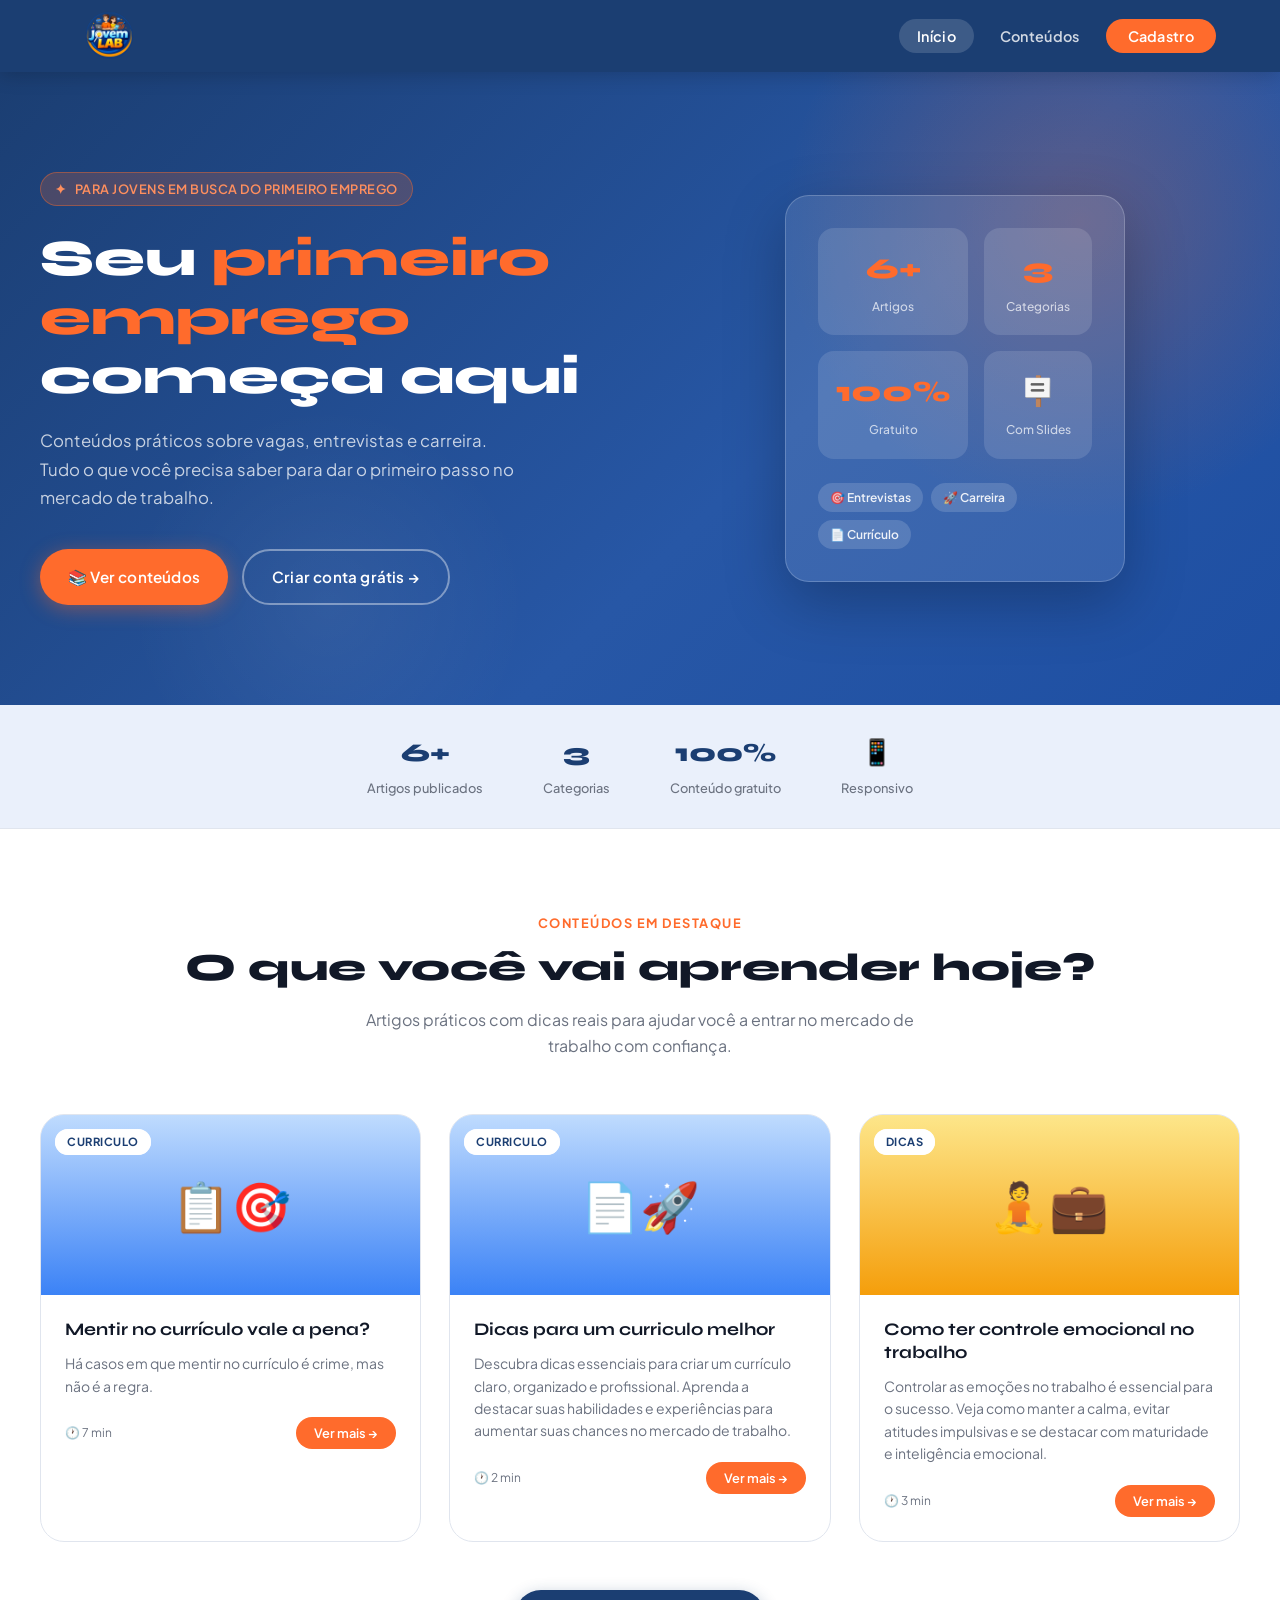
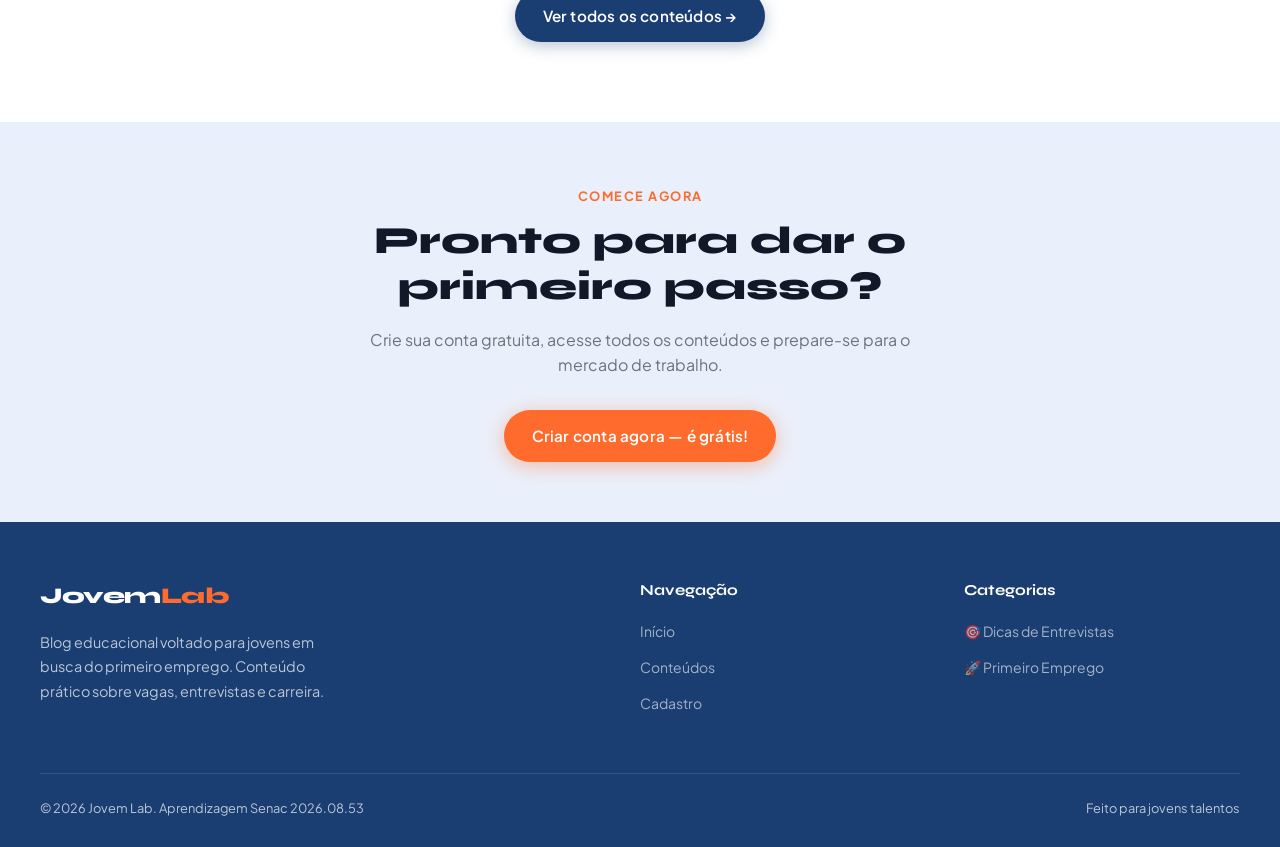
<file: index.html>
<!DOCTYPE html>
<html lang="pt-BR">
<head>
  <meta charset="UTF-8" />
  <meta name="viewport" content="width=device-width, initial-scale=1.0" />
  <meta name="description" content="Jovem Lab — dicas de emprego, entrevistas e carreira para quem busca o primeiro trabalho." />
  <title>Jovem Lab — Seu Primeiro Emprego Começa Aqui</title>
  <link rel="stylesheet" href="css/style.css" />
  <link rel="icon" type="image/png" href="jovem-lab/assets/images/favicon.png">
</head>
<body>

  <!-- ========== HEADER ========== -->
  <header class="site-header" role="banner">
    <nav class="nav-container" aria-label="Navegação principal">
      <!-- Logo -->
      <a href="index.html" class="nav-logo" aria-label="Jovem Lab – página inicial">
        <img src="jovem-lab/assets/images/LogoSitesf.png" alt="Jovem Lab" class="logo-img">
      </a>

      <!-- Links -->
      <ul class="nav-links" id="nav-links" role="list">
        <li><a href="index.html"     class="nav-link">Início</a></li>
        <li><a href="conteudos.html" class="nav-link">Conteúdos</a></li>
        <li><a href="cadastro.html"  class="nav-link nav-cta">Cadastro</a></li>
      </ul>

      <!-- Botão mobile -->
      <button class="nav-toggle" id="nav-toggle" aria-label="Abrir menu" aria-expanded="false">
        <span></span><span></span><span></span>
      </button>
    </nav>
  </header>

  <!-- ========== HERO ========== -->
  <section class="hero" aria-labelledby="hero-titulo">
    <div class="hero-inner">
      <div class="hero-texto">
        <div class="hero-badge animate-up delay-1">Para jovens em busca do primeiro emprego</div>
        <h1 class="hero-title animate-up delay-2" id="hero-titulo">
          Seu <span class="destaque">primeiro emprego</span><br>
          começa aqui
        </h1>
        <p class="hero-desc animate-up delay-3">
          Conteúdos práticos sobre vagas, entrevistas e carreira.
          Tudo o que você precisa saber para dar o primeiro passo no mercado de trabalho.
        </p>
        <div class="hero-actions animate-up delay-4">
          <a href="conteudos.html" class="btn btn-laranja">
            📚 Ver conteúdos
          </a>
          <a href="cadastro.html" class="btn btn-outline">
            Criar conta grátis →
          </a>
        </div>
      </div>

      <!-- Card visual decorativo -->
      <div class="hero-visual animate-up delay-5" aria-hidden="true">
        <div class="hero-card-preview">
          <div class="preview-stats">
            <div class="stat-box">
              <span class="stat-num">6+</span>
              <span class="stat-label">Artigos</span>
            </div>
            <div class="stat-box">
              <span class="stat-num">3</span>
              <span class="stat-label">Categorias</span>
            </div>
            <div class="stat-box">
              <span class="stat-num">100%</span>
              <span class="stat-label">Gratuito</span>
            </div>
            <div class="stat-box">
              <span class="stat-num">🪧</span>
              <span class="stat-label">Com Slides</span>
            </div>
          </div>
          <div class="preview-tags">
            <span class="tag">🎯 Entrevistas</span>
            <span class="tag">🚀 Carreira</span>
            <span class="tag">📄 Currículo</span>
          </div>
        </div>
      </div>
    </div>
  </section>

  <!-- ========== BARRA DE STATS ========== -->
  <div class="stats-bar" aria-label="Números do Jovem Lab">
    <div class="stats-bar-inner">
      <div class="stat-item">
        <span class="num">6+</span>
        <span class="lbl">Artigos publicados</span>
      </div>
      <div class="stat-item">
        <span class="num">3</span>
        <span class="lbl">Categorias</span>
      </div>
      <div class="stat-item">
        <span class="num">100%</span>
        <span class="lbl">Conteúdo gratuito</span>
      </div>
      <div class="stat-item">
        <span class="num">📱</span>
        <span class="lbl">Responsivo</span>
      </div>
    </div>
  </div>

  <!-- ========== SEÇÃO DE CARDS ========== -->
  <main>
    <section class="section" aria-labelledby="titulo-conteudos">
      <div class="section-inner">
        <header class="section-header">
          <span class="section-eyebrow">Conteúdos em destaque</span>
          <h2 class="section-title" id="titulo-conteudos">
            O que você vai aprender hoje?
          </h2>
          <p class="section-sub">
            Artigos práticos com dicas reais para ajudar você a entrar no mercado de trabalho com confiança.
          </p>
        </header>

        <!-- Cards gerados dinamicamente pelo cards.js -->
        <div class="cards-grid" id="cards-home" role="list" aria-label="Artigos em destaque">
          <!-- Skeleton loading enquanto JS carrega -->
          <div class="card" aria-hidden="true">
            <div class="card-thumb skeleton"></div>
            <div class="card-body">
              <div class="skeleton" style="height:20px;margin-bottom:10px;border-radius:4px;"></div>
              <div class="skeleton" style="height:14px;margin-bottom:6px;border-radius:4px;"></div>
              <div class="skeleton" style="height:14px;width:70%;border-radius:4px;"></div>
            </div>
          </div>
        </div>

        <div style="text-align:center; margin-top:48px;">
          <a href="conteudos.html" class="btn btn-azul">Ver todos os conteúdos →</a>
        </div>
      </div>
    </section>

    <!-- ========== SEÇÃO CTA ========== -->
    <section class="section" style="background:var(--azul-light); padding:60px 24px;" aria-labelledby="cta-titulo">
      <div class="section-inner" style="text-align:center; max-width:640px;">
        <span class="section-eyebrow">Comece agora</span>
        <h2 class="section-title" id="cta-titulo">
          Pronto para dar o<br>primeiro passo?
        </h2>
        <p class="section-sub" style="margin-bottom:32px;">
          Crie sua conta gratuita, acesse todos os conteúdos e prepare-se para o mercado de trabalho.
        </p>
        <a href="cadastro.html" class="btn btn-laranja">Criar conta agora — é grátis!</a>
      </div>
    </section>
  </main>

  <!-- ========== FOOTER ========== -->
  <footer class="site-footer" role="contentinfo">
    <div class="footer-inner">
      <div class="footer-top">
        <div class="footer-brand">
          <span class="logo-text">Jovem<span>Lab</span></span>
          <p>Blog educacional voltado para jovens em busca do primeiro emprego. Conteúdo prático sobre vagas, entrevistas e carreira.</p>
        </div>
        <div class="footer-col">
          <h4>Navegação</h4>
          <ul>
            <li><a href="index.html">Início</a></li>
            <li><a href="conteudos.html">Conteúdos</a></li>
            <li><a href="cadastro.html">Cadastro</a></li>
          </ul>
        </div>
        <div class="footer-col">
          <h4>Categorias</h4>
          <ul>
            <li><a href="conteudos.html">🎯 Dicas de Entrevistas</a></li>
            <li><a href="conteudos.html">🚀 Primeiro Emprego</a></li>
          </ul>
        </div>
      </div>
      <div class="footer-bottom">
        <span>© 2026 Jovem Lab. Aprendizagem Senac 2026.08.53</span>
        <span>Feito <span class="heart"></span> para jovens talentos</span>
      </div>
    </div>
  </footer>

  <!-- Botão rolar ao topo -->
  <button class="scroll-top" id="scroll-top" aria-label="Rolar ao topo">↑</button>

  <!-- Scripts — ordem importa: DB → Cards → Main -->
  <script src="js/storage.js"></script>
  <script src="js/cards.js"></script>
  <script src="js/main.js"></script>
</body>
</html>
</file>
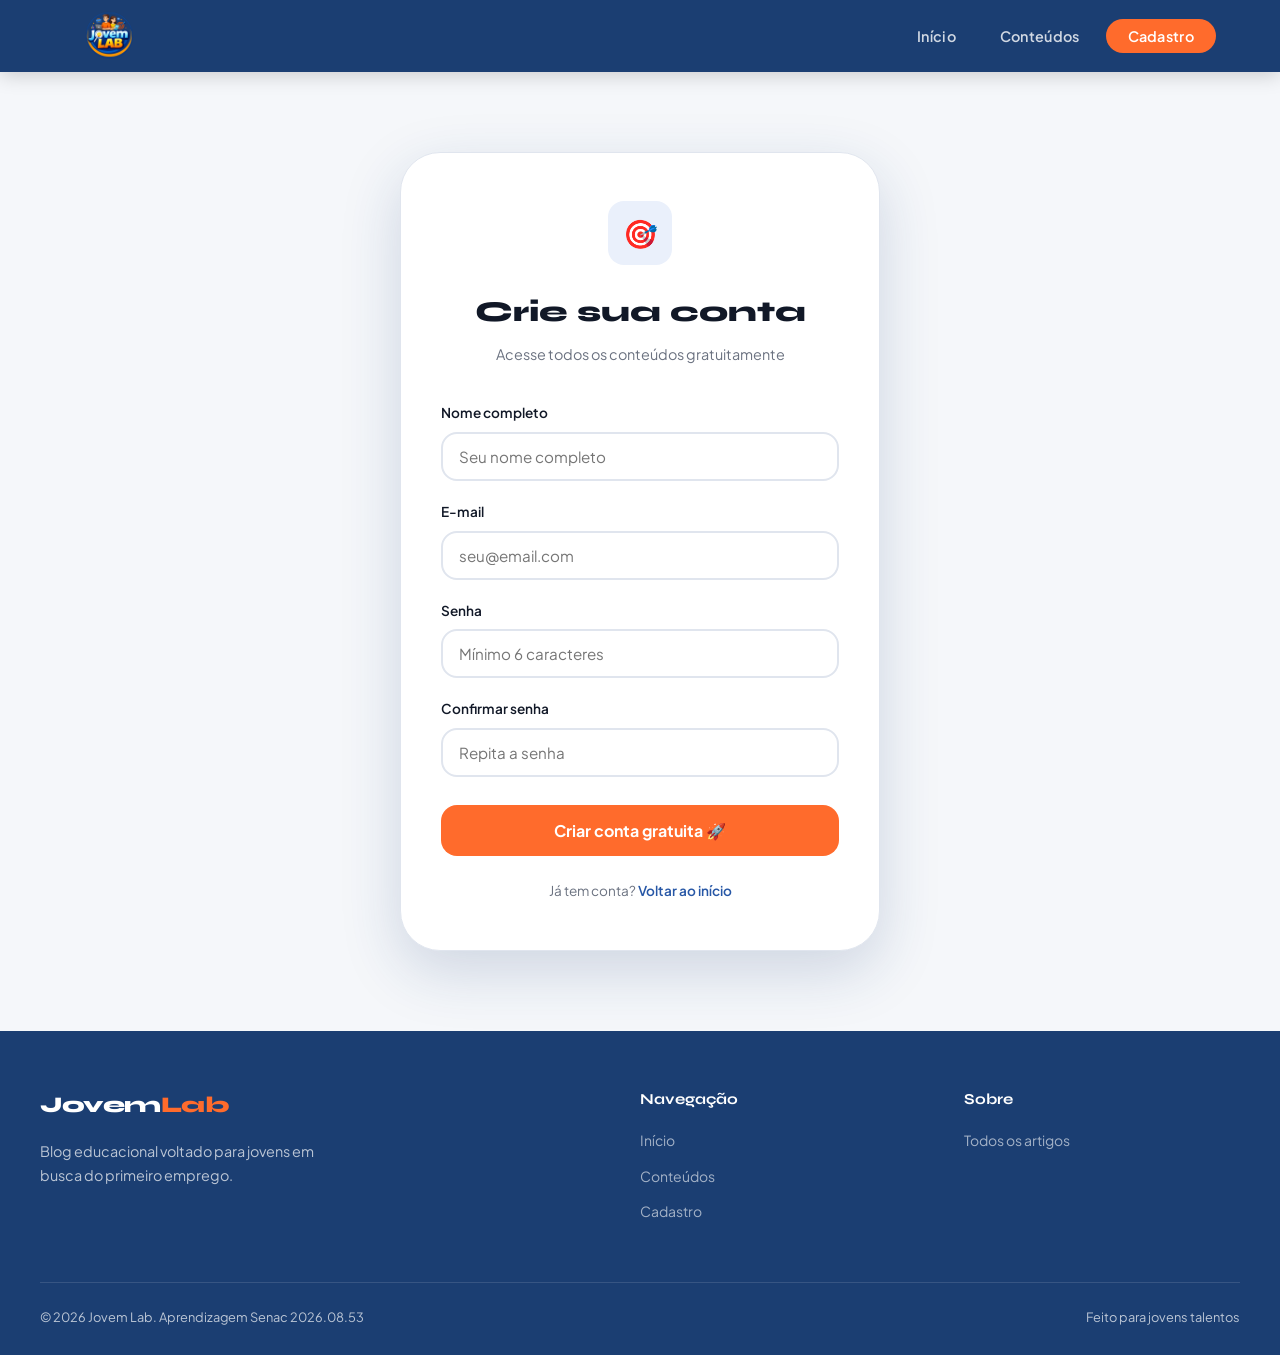
<file: cadastro.html>
<!DOCTYPE html>
<html lang="pt-BR">
<head>
  <meta charset="UTF-8" />
  <meta name="viewport" content="width=device-width, initial-scale=1.0" />
  <meta name="description" content="Cadastre-se gratuitamente no Jovem Lab e acesse todos os conteúdos de carreira." />
  <title>Cadastro | Jovem Lab</title>
  <link rel="stylesheet" href="css/style.css" />
</head>
<body>

  <!-- ========== HEADER ========== -->
  <header class="site-header" role="banner">
    <nav class="nav-container" aria-label="Navegação principal">
      <a href="index.html" class="nav-logo" aria-label="Jovem Lab – página inicial">
        <img src="jovem-lab/assets/images/LogoSitesf.png" alt="Jovem Lab" class="logo-img">
      </a>
      <ul class="nav-links" id="nav-links" role="list">
        <li><a href="index.html"     class="nav-link">Início</a></li>
        <li><a href="conteudos.html" class="nav-link">Conteúdos</a></li>
        <li><a href="cadastro.html"  class="nav-link nav-cta">Cadastro</a></li>
      </ul>
      <button class="nav-toggle" id="nav-toggle" aria-label="Abrir menu">
        <span></span><span></span><span></span>
      </button>
    </nav>
  </header>

  <!-- ========== FORMULÁRIO DE CADASTRO ========== -->
  <main class="cadastro-section" role="main">
    <div class="cadastro-box animate-up" style="opacity:0;">

      <!-- Ícone decorativo -->
      <div class="cadastro-icon" aria-hidden="true">🎯</div>

      <h1>Crie sua conta</h1>
      <p class="sub">Acesse todos os conteúdos gratuitamente</p>

      <!-- Alerta de retorno (sucesso / erro) -->
      <div id="alert-cadastro" class="alert" role="alert" aria-live="polite"></div>

      <!-- Formulário -->
      <form id="form-cadastro" novalidate aria-label="Formulário de cadastro">

        <!-- Nome -->
        <div class="form-group">
          <label class="form-label" for="campo-nome">Nome completo</label>
          <input
            type="text"
            id="campo-nome"
            class="form-input"
            placeholder="Seu nome completo"
            autocomplete="name"
            required
            aria-required="true"
            aria-describedby="erro-nome"
          />
          <span id="erro-nome" class="form-error" role="alert"></span>
        </div>

        <!-- E-mail -->
        <div class="form-group">
          <label class="form-label" for="campo-email">E-mail</label>
          <input
            type="email"
            id="campo-email"
            class="form-input"
            placeholder="seu@email.com"
            autocomplete="email"
            required
            aria-required="true"
            aria-describedby="erro-email"
          />
          <span id="erro-email" class="form-error" role="alert"></span>
        </div>

        <!-- Senha -->
        <div class="form-group">
          <label class="form-label" for="campo-senha">Senha</label>
          <input
            type="password"
            id="campo-senha"
            class="form-input"
            placeholder="Mínimo 6 caracteres"
            autocomplete="new-password"
            required
            aria-required="true"
            aria-describedby="erro-senha"
          />
          <span id="erro-senha" class="form-error" role="alert"></span>
        </div>

        <!-- Confirmação de senha -->
        <div class="form-group">
          <label class="form-label" for="campo-confirma">Confirmar senha</label>
          <input
            type="password"
            id="campo-confirma"
            class="form-input"
            placeholder="Repita a senha"
            autocomplete="new-password"
            required
            aria-required="true"
            aria-describedby="erro-confirma"
          />
          <span id="erro-confirma" class="form-error" role="alert"></span>
        </div>

        <!-- Botão submit -->
        <button type="submit" class="btn-form">
          Criar conta gratuita 🚀
        </button>
      </form>

      <p class="form-footer">
        Já tem conta? <a href="index.html">Voltar ao início</a>
      </p>

      <!-- Lista de usuários cadastrados (fins didáticos) -->
      <div id="secao-usuarios" class="usuarios-lista" hidden aria-label="Usuários cadastrados">
        <h3>👥 Usuários cadastrados (LocalStorage)</h3>
        <ul id="lista-usuarios"></ul>
      </div>
    </div>
  </main>

  <!-- ========== FOOTER ========== -->
  <footer class="site-footer" role="contentinfo">
    <div class="footer-inner">
      <div class="footer-top">
        <div class="footer-brand">
          <span class="logo-text">Jovem<span>Lab</span></span>
          <p>Blog educacional voltado para jovens em busca do primeiro emprego.</p>
        </div>
        <div class="footer-col">
          <h4>Navegação</h4>
          <ul>
            <li><a href="index.html">Início</a></li>
            <li><a href="conteudos.html">Conteúdos</a></li>
            <li><a href="cadastro.html">Cadastro</a></li>
          </ul>
        </div>
        <div class="footer-col">
          <h4>Sobre</h4>
          <ul>
            <li><a href="conteudos.html">Todos os artigos</a></li>
          </ul>
        </div>
      </div>
      <div class="footer-bottom">
        <span>© 2026 Jovem Lab. Aprendizagem Senac 2026.08.53</span>
        <span>Feito para jovens talentos</span>
      </div>
    </div>
  </footer>

  <button class="scroll-top" id="scroll-top" aria-label="Rolar ao topo">↑</button>

  <!-- Anima o box ao carregar -->
  <script>
    document.addEventListener('DOMContentLoaded', () => {
      const box = document.querySelector('.cadastro-box');
      if (box) setTimeout(() => { box.style.opacity = '1'; }, 100);
    });
  </script>

  <script src="js/storage.js"></script>
  <script src="js/cards.js"></script>
  <script src="js/main.js"></script>
</body>
</html>
</file>
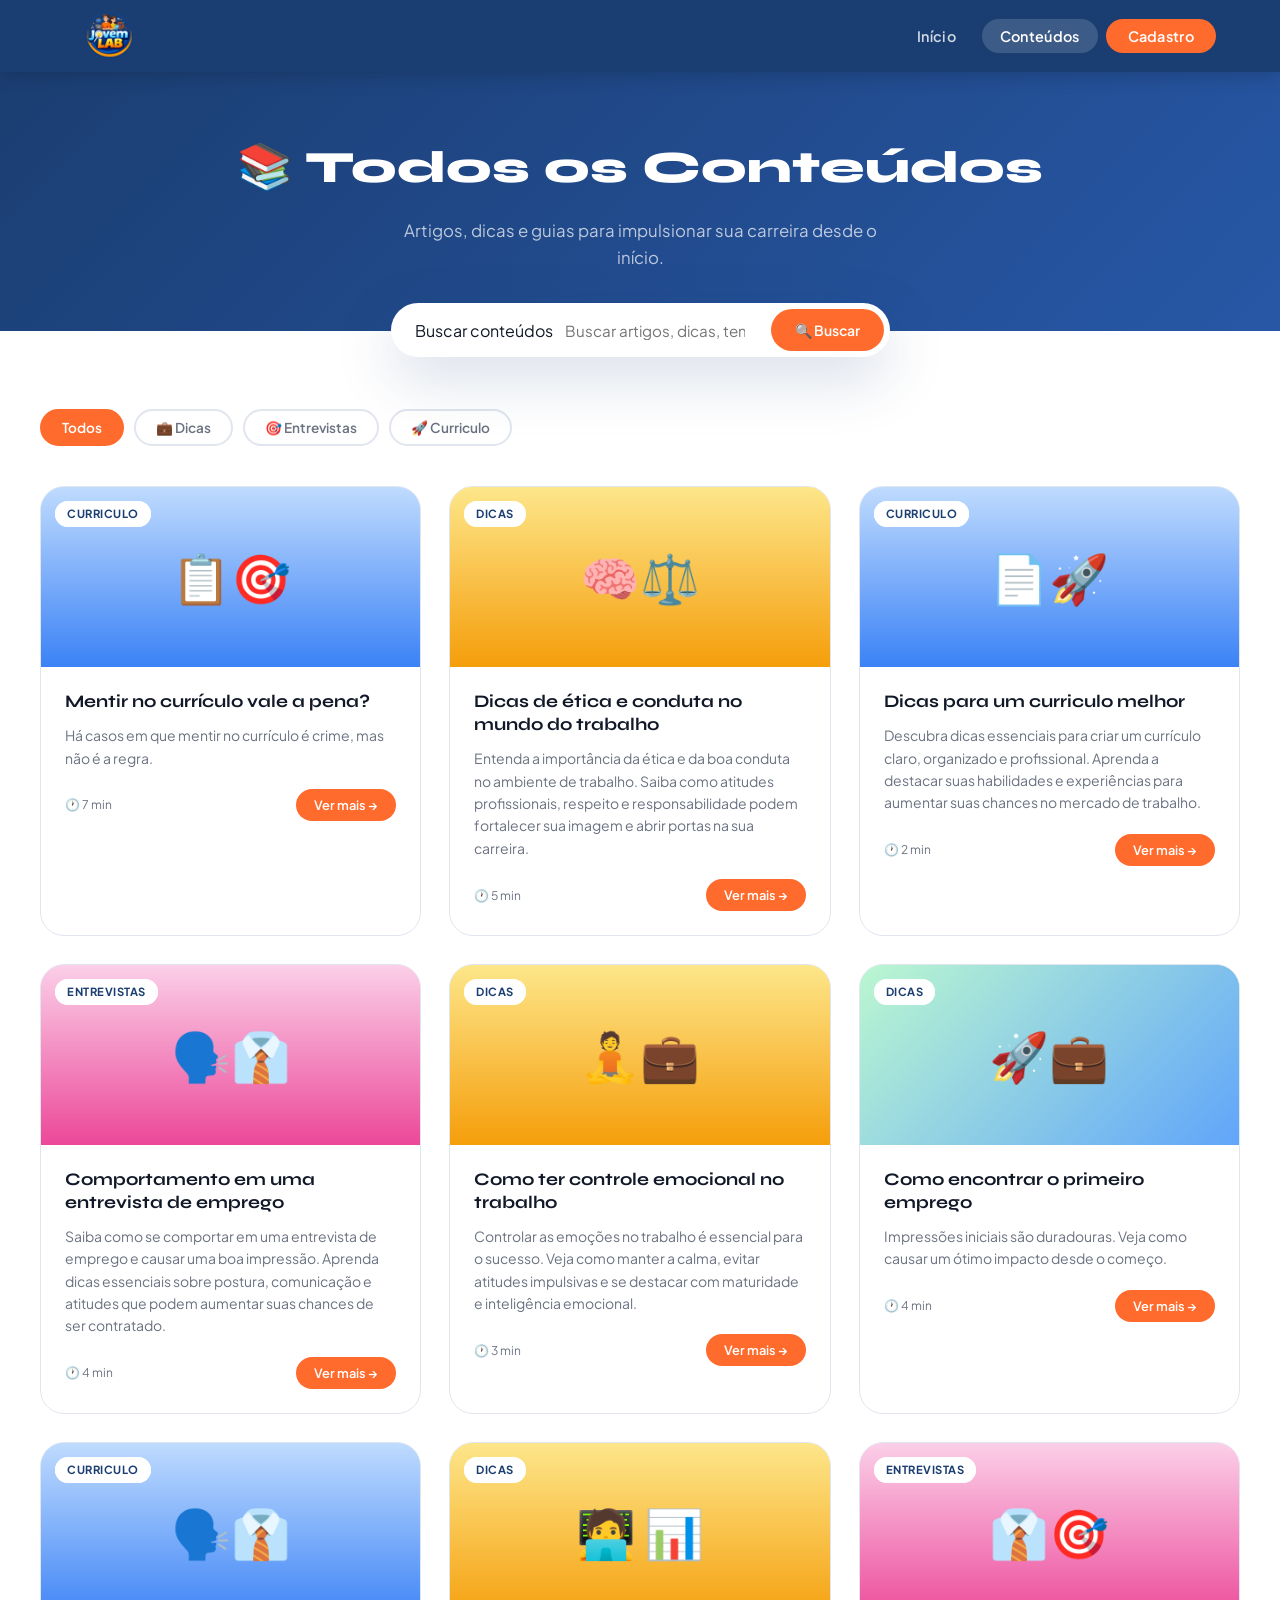
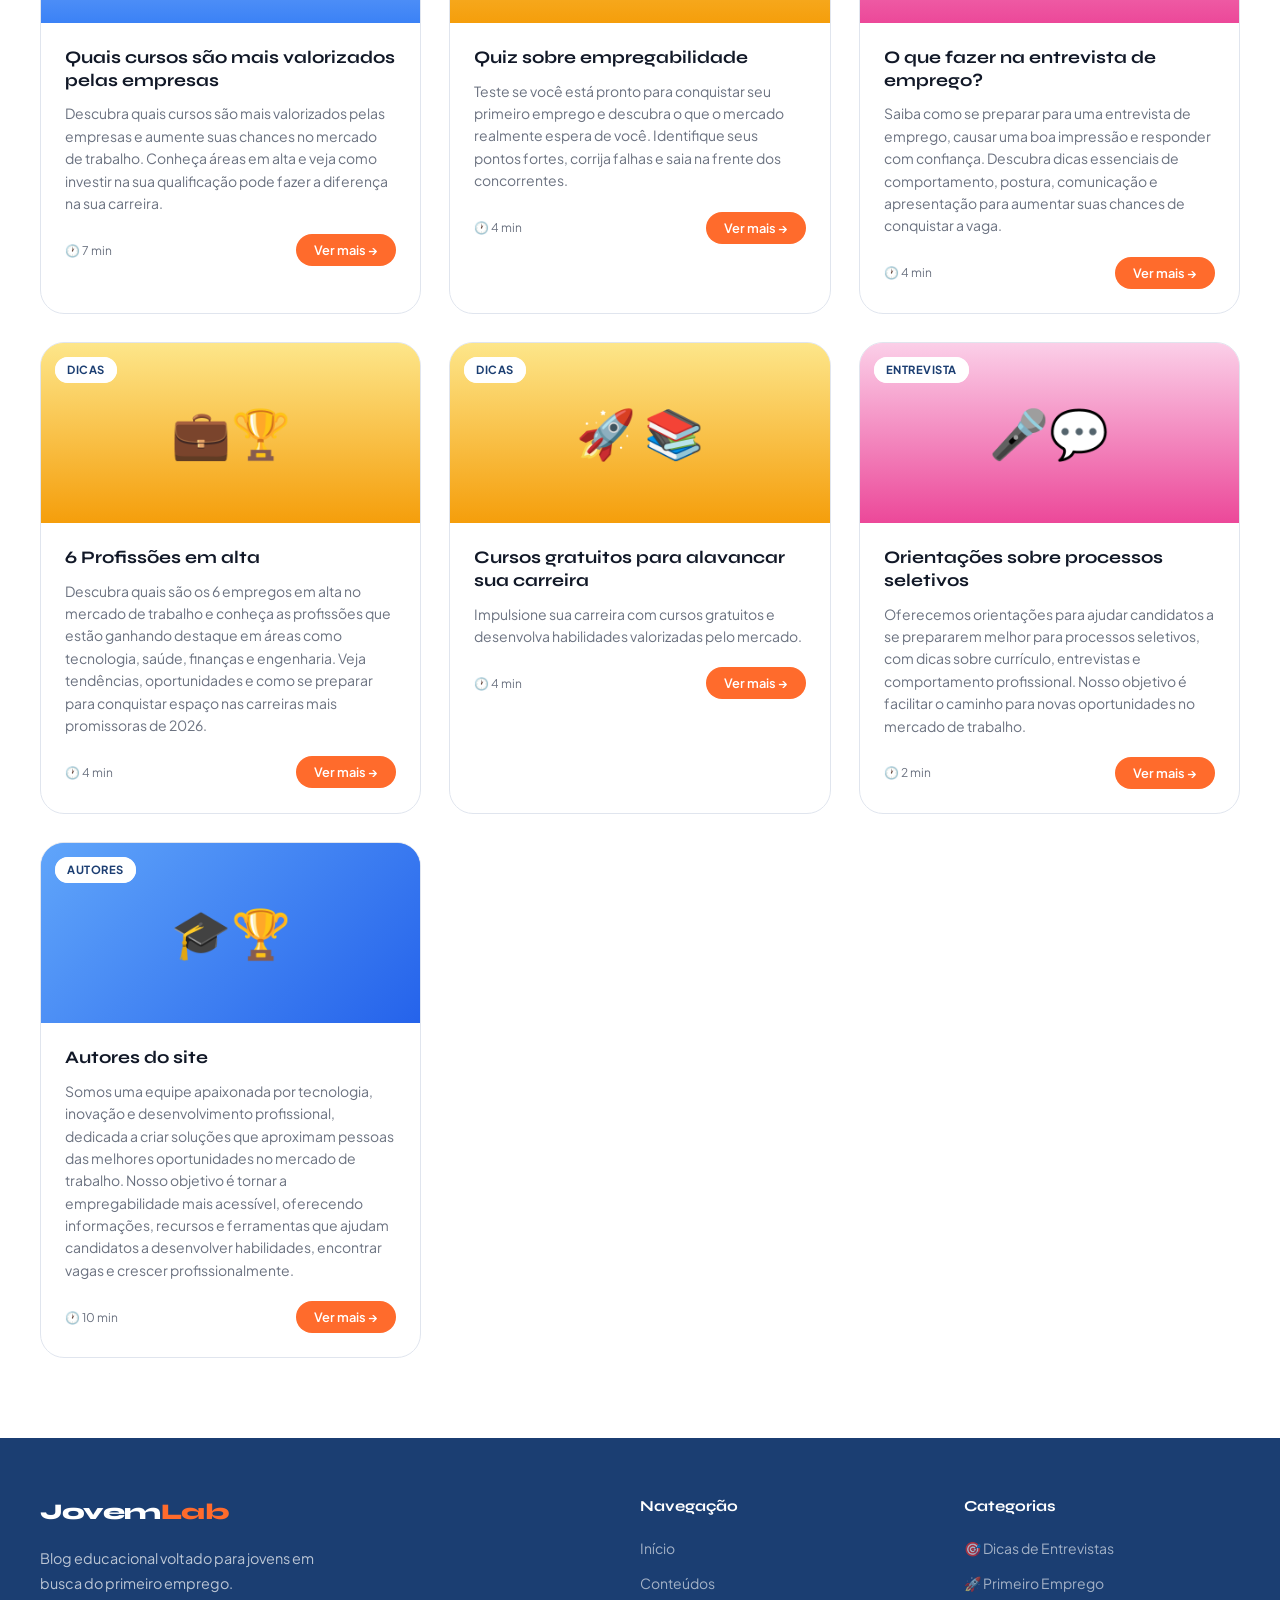
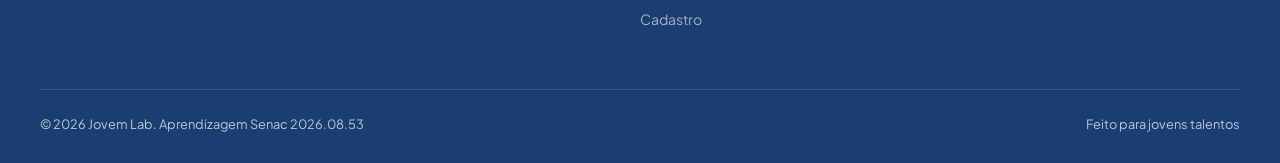
<file: conteudos.html>
<!DOCTYPE html>
<html lang="pt-BR">
<head>
  <meta charset="UTF-8" />
  <meta name="viewport" content="width=device-width, initial-scale=1.0" />
  <meta name="description" content="Todos os conteúdos do Jovem Lab — vagas, entrevistas e dicas de primeiro emprego." />
  <title>Conteúdos | Jovem Lab</title>
  <link rel="stylesheet" href="css/style.css" />
</head>
<body>

  <!-- ========== HEADER ========== -->
  <header class="site-header" role="banner">
    <nav class="nav-container" aria-label="Navegação principal">
      <a href="index.html" class="nav-logo" aria-label="Jovem Lab – página inicial">
        <img src="jovem-lab/assets/images/LogoSitesf.png" alt="Jovem Lab" class="logo-img">
      </a>
      <ul class="nav-links" id="nav-links" role="list">
        <li><a href="index.html"     class="nav-link">Início</a></li>
        <li><a href="conteudos.html" class="nav-link">Conteúdos</a></li>
        <li><a href="cadastro.html"  class="nav-link nav-cta">Cadastro</a></li>
      </ul>
      <button class="nav-toggle" id="nav-toggle" aria-label="Abrir menu">
        <span></span><span></span><span></span>
      </button>
    </nav>
  </header>

  <!-- ========== HERO DA PÁGINA ========== -->
  <section class="conteudos-hero" aria-labelledby="titulo-pagina">
    <h1 id="titulo-pagina">📚 Todos os Conteúdos</h1>
    <p>Artigos, dicas e guias para impulsionar sua carreira desde o início.</p>
  </section>

  <!-- ========== BARRA DE BUSCA ========== -->
  <div class="search-bar-wrap" role="search" aria-label="Buscar conteúdos">
    <div class="search-bar">
      <label for="search-input" class="sr-only">Buscar conteúdos</label>
      <input
        type="search"
        id="search-input"
        placeholder="Buscar artigos, dicas, temas..."
        aria-label="Campo de busca"
      />
      <button id="search-btn" aria-label="Executar busca">🔍 Buscar</button>
    </div>
  </div>

  <main>
    <section class="section" style="padding-top: 24px;" aria-labelledby="titulo-lista">
      <div class="section-inner">

        <!-- Filtros de categoria -->
        <nav class="filtros" aria-label="Filtrar por categoria">
          <button class="filtro-btn ativo" data-cat="todos"         aria-pressed="true" >Todos</button>
          <button class="filtro-btn"       data-cat="Dicas"         aria-pressed="false">💼 Dicas</button>
          <button class="filtro-btn"       data-cat="Entrevistas"   aria-pressed="false">🎯 Entrevistas</button>
          <button class="filtro-btn"       data-cat="Curriculo" aria-pressed="false">🚀 Curriculo</button>
        </nav>

        <!-- Grade de cards -->
        <div class="cards-grid" id="cards-conteudos" role="list" aria-label="Lista de conteúdos">
          <!-- Preenchido dinamicamente pelo JS -->
        </div>

      </div>
    </section>
  </main>

  <!-- ========== FOOTER ========== -->
  <footer class="site-footer" role="contentinfo">
    <div class="footer-inner">
      <div class="footer-top">
        <div class="footer-brand">
          <span class="logo-text">Jovem<span>Lab</span></span>
          <p>Blog educacional voltado para jovens em busca do primeiro emprego.</p>
        </div>
        <div class="footer-col">
          <h4>Navegação</h4>
          <ul>
            <li><a href="index.html">Início</a></li>
            <li><a href="conteudos.html">Conteúdos</a></li>
            <li><a href="cadastro.html">Cadastro</a></li>
          </ul>
        </div>
        <div class="footer-col">
          <h4>Categorias</h4>
          <ul>
            <li><a href="conteudos.html">🎯 Dicas de Entrevistas</a></li>
            <li><a href="conteudos.html">🚀 Primeiro Emprego</a></li>
          </ul>
        </div>
      </div>
      <div class="footer-bottom">
        <span>© 2026 Jovem Lab. Aprendizagem Senac 2026.08.53</span>
        <span>Feito para jovens talentos</span>
      </div>
    </div>
  </footer>

  <button class="scroll-top" id="scroll-top" aria-label="Rolar ao topo">↑</button>

  <script src="js/storage.js"></script>
  <script src="js/cards.js"></script>
  <script src="js/main.js"></script>
</body>
</html>
</file>
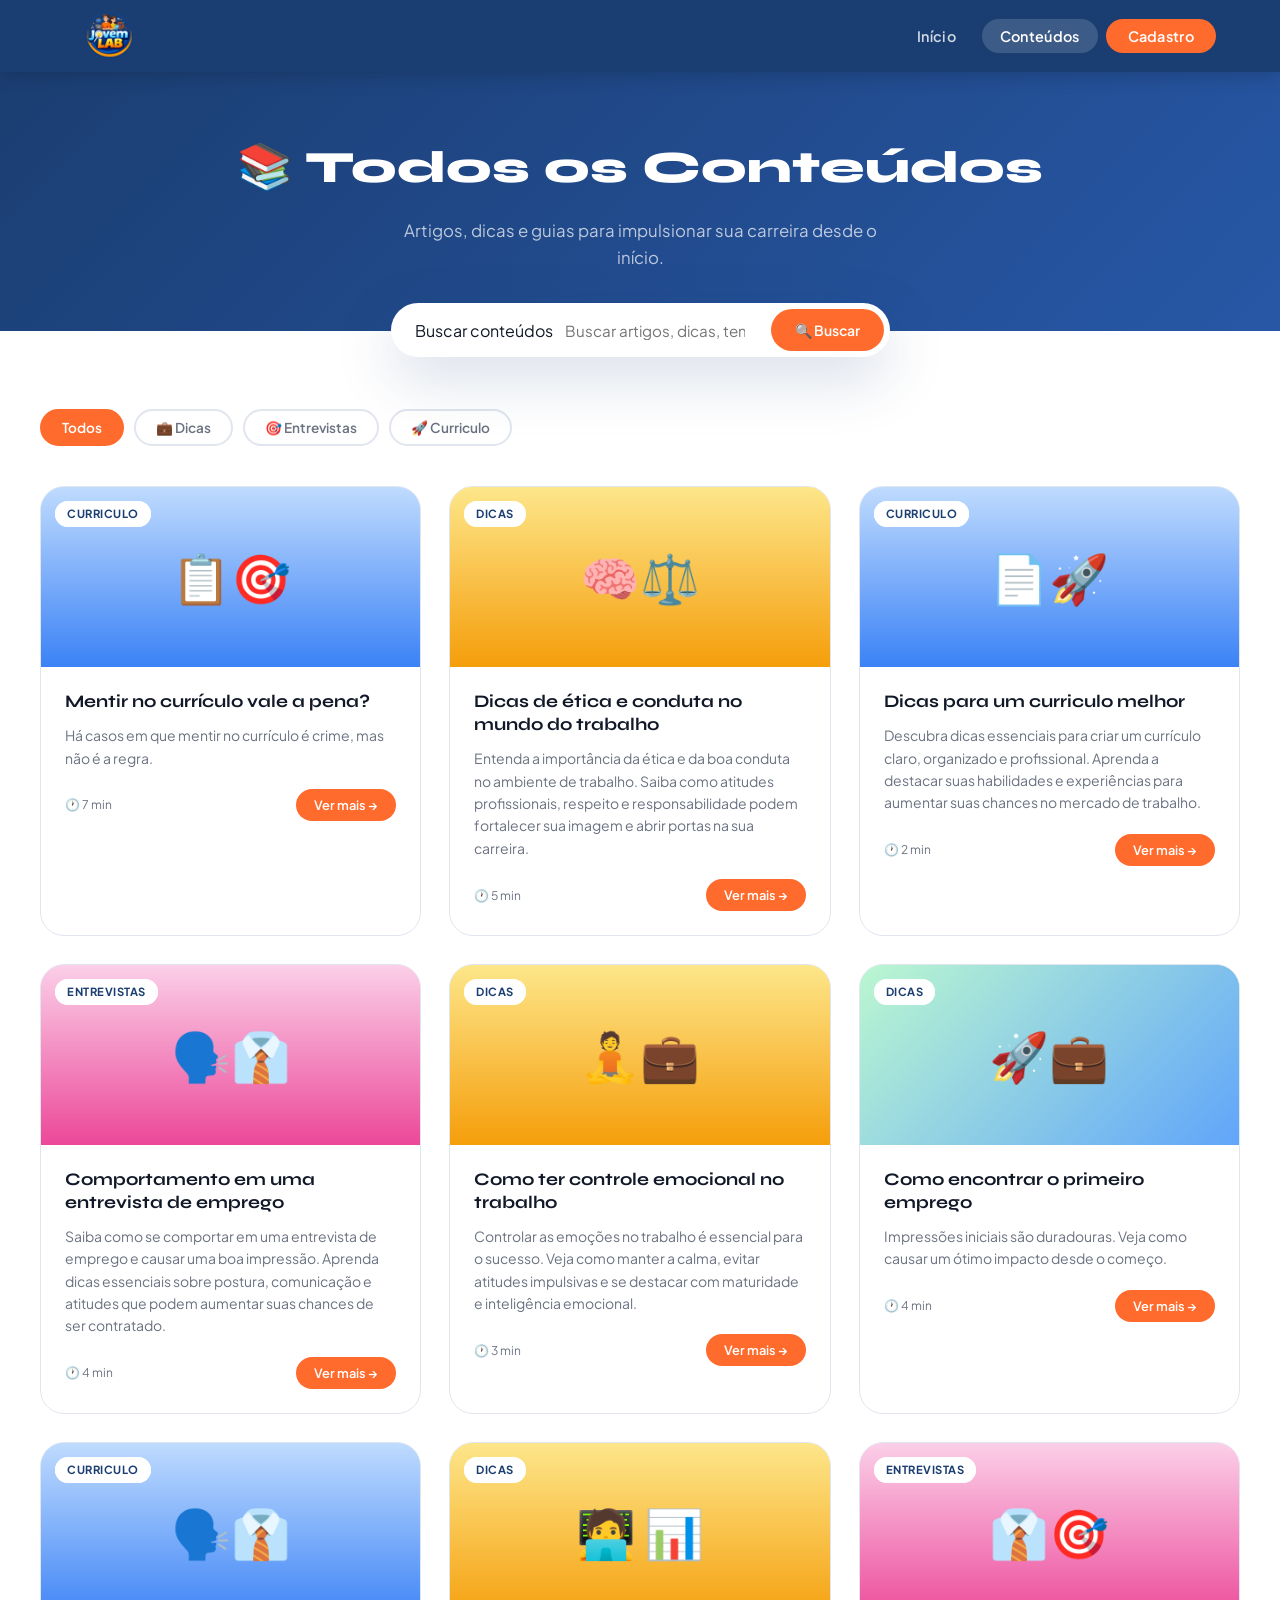
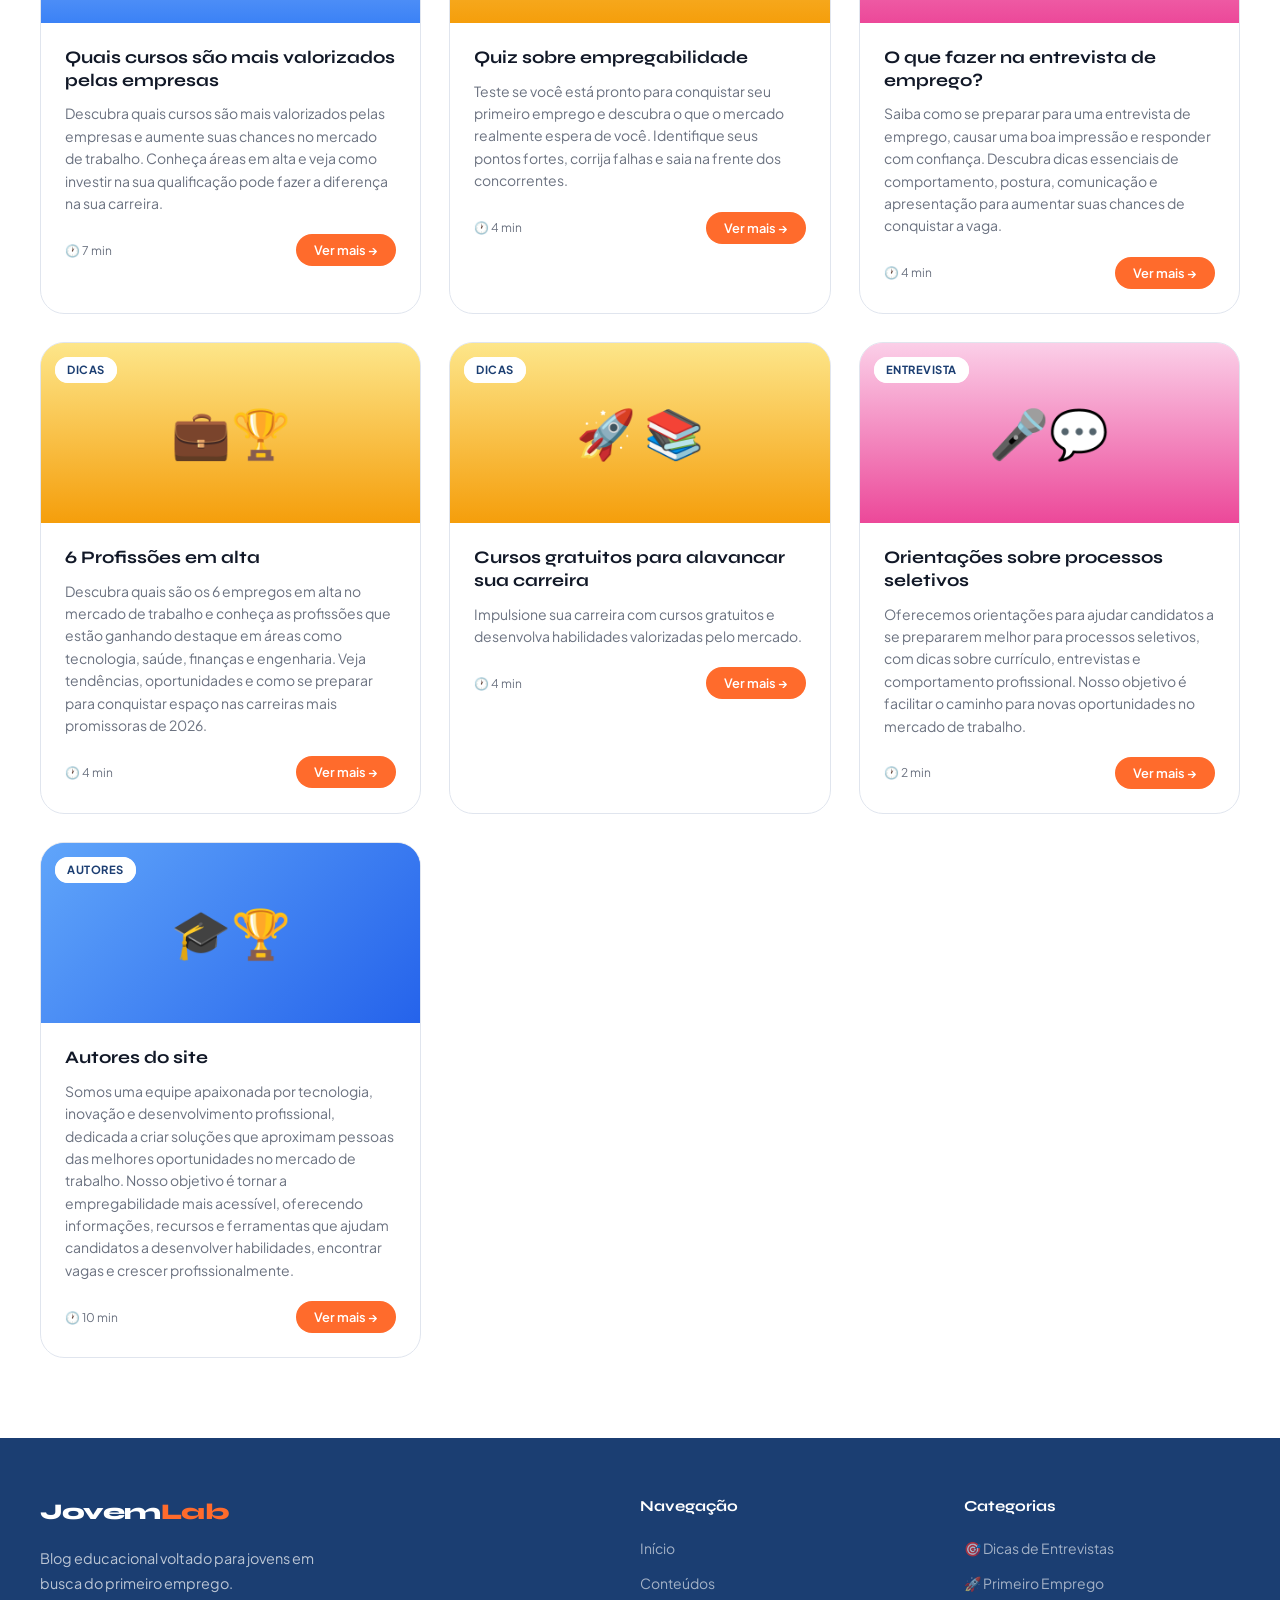
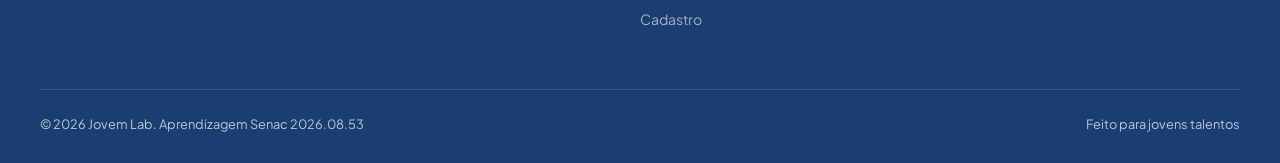
<file: detalhe.html>
<!DOCTYPE html>
<html lang="pt-BR">
<head>
  <meta charset="UTF-8" />
  <meta name="viewport" content="width=device-width, initial-scale=1.0" />
  <meta name="description" content="Artigo completo do Jovem Lab." />
  <title>Artigo | Jovem Lab</title>
  <link rel="stylesheet" href="css/style.css" />
</head>
<body>

  <!-- ========== HEADER ========== -->
  <header class="site-header" role="banner">
    <nav class="nav-container" aria-label="Navegação principal">
      <a href="index.html" class="nav-logo" aria-label="Jovem Lab – página inicial">
        <img src="jovem-lab/assets/images/LogoSitesf.png" alt="Jovem Lab" class="logo-img">
      </a>
      <ul class="nav-links" id="nav-links" role="list">
        <li><a href="index.html"     class="nav-link">Início</a></li>
        <li><a href="conteudos.html" class="nav-link">Conteúdos</a></li>
        <li><a href="cadastro.html"  class="nav-link nav-cta">Cadastro</a></li>
      </ul>
      <button class="nav-toggle" id="nav-toggle" aria-label="Abrir menu">
        <span></span><span></span><span></span>
      </button>
    </nav>
  </header>

  <!-- ========== HERO DO ARTIGO ========== -->
  <div class="detalhe-hero">
    <div class="detalhe-inner">
      <!-- Breadcrumb -->
      <nav class="detalhe-breadcrumb" aria-label="Trilha de navegação">
        <a href="index.html">Início</a>
        <span>›</span>
        <a href="conteudos.html">Conteúdos</a>
        <span>›</span>
        <span id="detalhe-categoria-breadcrumb">Artigo</span>
      </nav>

      <span class="detalhe-categoria" id="detalhe-categoria">Categoria</span>
      <h1 class="detalhe-titulo" id="detalhe-titulo">Carregando...</h1>
      <div class="detalhe-meta">
        <span id="detalhe-data">📅 —</span>
        <span id="detalhe-tempo">🕐 — de leitura</span>
        <span id="detalhe-autor">✍️ —</span>
      </div>
    </div>
  </div>

  <!-- ========== CORPO DO ARTIGO ========== -->
  <main>
    <article class="detalhe-content" aria-labelledby="detalhe-titulo">
      <div class="detalhe-article">

        <!-- Corpo do artigo (preenchido pelo JS) -->
        <div id="detalhe-corpo">
          <p>Carregando conteúdo...</p>
        </div>

        <!-- Vídeo (preenchido pelo JS se disponível) -->
        <div id="detalhe-video"></div>

      </div>
    </article>

    <!-- ========== CONTEÚDOS RELACIONADOS ========== -->
    <section
      id="relacionados-section"
      hidden
      class="section"
      style="background:var(--cinza-bg);"
      aria-labelledby="titulo-relacionados"
    >
      <div class="section-inner">
        <header class="section-header" style="margin-bottom:36px;">
          <span class="section-eyebrow">Continue lendo</span>
          <h2 class="section-title" id="titulo-relacionados">Conteúdos relacionados</h2>
        </header>
        <div class="cards-grid" id="cards-relacionados" role="list"></div>
        <div style="text-align:center; margin-top:40px;">
          <a href="conteudos.html" class="btn btn-azul">← Ver todos os conteúdos</a>
        </div>
      </div>
    </section>
  </main>

  <!-- ========== FOOTER ========== -->
  <footer class="site-footer" role="contentinfo">
    <div class="footer-inner">
      <div class="footer-top">
        <div class="footer-brand">
          <span class="logo-text">Jovem<span>Lab</span></span>
          <p>Blog educacional voltado para jovens em busca do primeiro emprego.</p>
        </div>
        <div class="footer-col">
          <h4>Navegação</h4>
          <ul>
            <li><a href="index.html">Início</a></li>
            <li><a href="conteudos.html">Conteúdos</a></li>
            <li><a href="cadastro.html">Cadastro</a></li>
          </ul>
        </div>
        <div class="footer-col">
          <h4>Categorias</h4>
          <ul>
            <li><a href="conteudos.html">🎯 Dicas de Entrevistas</a></li>
            <li><a href="conteudos.html">🚀 Primeiro Emprego</a></li>
          </ul>
        </div>
      </div>
      <div class="footer-bottom">
        <span>© 2026 Jovem Lab. Todos os direitos reservados.</span>
        <span>Feito para jovens talentos</span>
      </div>
    </div>
  </footer>

  <button class="scroll-top" id="scroll-top" aria-label="Rolar ao topo">↑</button>

  <script src="js/storage.js"></script>
  <script src="js/cards.js"></script>
  <script src="js/main.js"></script>

  <!-- Script extra apenas nesta página: atualiza breadcrumb após JS carregar -->
  <script>
    document.addEventListener('DOMContentLoaded', () => {
      // Sincroniza breadcrumb com categoria após inicialização
      setTimeout(() => {
        const cat = document.getElementById('detalhe-categoria')?.textContent;
        const bc  = document.getElementById('detalhe-categoria-breadcrumb');
        if (bc && cat) bc.textContent = cat;
      }, 100);
    });
  </script>
</body>
</html>
</file>
<file: css/style.css>
/* ============================================
   JOVEM LAB - Folha de Estilos Principal
   Paleta: Laranja, Azul, Branco
   ============================================ */

/* --- Importação de Fontes --- */
@import url('https://fonts.googleapis.com/css2?family=Syne:wght@400;600;700;800&family=Plus+Jakarta+Sans:wght@300;400;500;600&display=swap');

/* --- Variáveis de Design --- */
:root {
  --laranja:        #FF6B2C;
  --laranja-light:  #FF8F5E;
  --laranja-dark:   #E05520;
  --azul:           #1B3E72;
  --azul-mid:       #2757A6;
  --azul-light:     #EAF0FB;
  --branco:         #FFFFFF;
  --cinza-bg:       #F5F7FA;
  --cinza-text:     #6B7280;
  --cinza-border:   #E0E5EE;
  --preto:          #111827;

  --fonte-titulo:   'Syne', sans-serif;
  --fonte-corpo:    'Plus Jakarta Sans', sans-serif;

  --radius-sm:  8px;
  --radius-md:  16px;
  --radius-lg:  24px;
  --radius-xl:  40px;

  --shadow-sm:  0 2px 8px rgba(27,62,114,.08);
  --shadow-md:  0 8px 32px rgba(27,62,114,.12);
  --shadow-lg:  0 20px 60px rgba(27,62,114,.18);

  --transition: all .3s cubic-bezier(.4,0,.2,1);
}

/* --- Reset & Base --- */
*, *::before, *::after { box-sizing: border-box; margin: 0; padding: 0; }

html { scroll-behavior: smooth; font-size: 16px; }

body {
  font-family: var(--fonte-corpo);
  background: var(--branco);
  color: var(--preto);
  line-height: 1.6;
  min-height: 100vh;
  display: flex;
  flex-direction: column;
}

a { text-decoration: none; color: inherit; }
ul { list-style: none; }
img { max-width: 100%; display: block; }
button { cursor: pointer; border: none; background: none; font-family: inherit; }

/* ============================================
   HEADER / NAVEGAÇÃO
   ============================================ */
.site-header {
  background: var(--azul);
  position: sticky;
  top: 0;
  z-index: 100;
  box-shadow: 0 2px 20px rgba(0,0,0,.2);
}

.nav-container {
  max-width: 1200px;
  margin: 0 auto;
  padding: 0 24px;
  display: flex;
  align-items: center;
  justify-content: space-between;
  height: 72px;
}

/* Logo */
.nav-logo {
  display: flex;
  align-items: center;
  gap: 10px;
}

.logo-img {
  height: 60px;
  width: auto;
  display: block;
}

.logo-text {
  font-family: var(--fonte-titulo);
  font-size: 1.5rem;
  font-weight: 800;
  color: var(--branco);
  letter-spacing: -0.5px;
}

.logo-text span { color: var(--laranja); }

/* Links de Navegação */
.nav-links {
  display: flex;
  align-items: center;
  gap: 8px;
}

.nav-link {
  font-family: var(--fonte-corpo);
  font-weight: 600;
  font-size: .9rem;
  color: rgba(255,255,255,.8);
  padding: 8px 18px;
  border-radius: 50px;
  transition: var(--transition);
  letter-spacing: .3px;
}

.nav-link:hover,
.nav-link.ativo {
  color: var(--branco);
  background: rgba(255,255,255,.15);
}

.nav-link.nav-cta {
  background: var(--laranja);
  color: var(--branco);
  padding: 8px 22px;
}

.nav-link.nav-cta:hover { background: var(--laranja-dark); }

/* Hamburguer Mobile */
.nav-toggle {
  display: none;
  flex-direction: column;
  gap: 5px;
  padding: 8px;
}

.nav-toggle span {
  display: block;
  width: 24px; height: 2px;
  background: var(--branco);
  border-radius: 2px;
  transition: var(--transition);
}

/* ============================================
   HERO / BANNER
   ============================================ */
.hero {
  background: linear-gradient(135deg, var(--azul) 0%, var(--azul-mid) 60%, #1e4fa3 100%);
  padding: 100px 24px;
  position: relative;
  overflow: hidden;
}

.hero::before {
  content: '';
  position: absolute;
  width: 600px; height: 600px;
  background: radial-gradient(circle, rgba(255,107,44,.25) 0%, transparent 70%);
  top: -150px; right: -100px;
  pointer-events: none;
}

.hero::after {
  content: '';
  position: absolute;
  width: 400px; height: 400px;
  background: radial-gradient(circle, rgba(255,255,255,.06) 0%, transparent 70%);
  bottom: -100px; left: 10%;
  pointer-events: none;
}

.hero-inner {
  max-width: 1200px;
  margin: 0 auto;
  display: grid;
  grid-template-columns: 1fr 1fr;
  gap: 60px;
  align-items: center;
  position: relative;
  z-index: 1;
}

.hero-badge {
  display: inline-flex;
  align-items: center;
  gap: 8px;
  background: rgba(255,107,44,.2);
  border: 1px solid rgba(255,107,44,.4);
  color: var(--laranja-light);
  font-size: .8rem;
  font-weight: 600;
  padding: 6px 14px;
  border-radius: 50px;
  margin-bottom: 24px;
  letter-spacing: .5px;
  text-transform: uppercase;
}

.hero-badge::before { content: '✦'; }

.hero-title {
  font-family: var(--fonte-titulo);
  font-size: clamp(2rem, 4vw, 3.2rem);
  font-weight: 800;
  color: var(--branco);
  line-height: 1.15;
  margin-bottom: 20px;
}

.hero-title .destaque {
  color: var(--laranja);
  position: relative;
}

.hero-desc {
  font-size: 1.05rem;
  color: rgba(255,255,255,.75);
  line-height: 1.7;
  margin-bottom: 36px;
  max-width: 480px;
}

.hero-actions {
  display: flex;
  gap: 14px;
  flex-wrap: wrap;
}

/* Botões */
.btn {
  display: inline-flex;
  align-items: center;
  gap: 8px;
  padding: 14px 28px;
  border-radius: 50px;
  font-weight: 600;
  font-size: .95rem;
  transition: var(--transition);
  letter-spacing: .2px;
}

.btn-laranja {
  background: var(--laranja);
  color: var(--branco);
  box-shadow: 0 4px 20px rgba(255,107,44,.4);
}

.btn-laranja:hover {
  background: var(--laranja-dark);
  transform: translateY(-2px);
  box-shadow: 0 8px 28px rgba(255,107,44,.5);
}

.btn-outline {
  background: transparent;
  color: var(--branco);
  border: 2px solid rgba(255,255,255,.4);
}

.btn-outline:hover {
  border-color: var(--branco);
  background: rgba(255,255,255,.1);
  transform: translateY(-2px);
}

.btn-azul {
  background: var(--azul);
  color: var(--branco);
  box-shadow: 0 4px 16px rgba(27,62,114,.3);
}

.btn-azul:hover {
  background: var(--azul-mid);
  transform: translateY(-2px);
}

/* Ilustração Hero */
.hero-visual {
  display: flex;
  justify-content: center;
  align-items: center;
}

.hero-card-preview {
  background: rgba(255,255,255,.1);
  backdrop-filter: blur(20px);
  border: 1px solid rgba(255,255,255,.2);
  border-radius: var(--radius-lg);
  padding: 32px;
  width: 340px;
  box-shadow: 0 20px 60px rgba(0,0,0,.25);
}

.preview-stats {
  display: grid;
  grid-template-columns: 1fr 1fr;
  gap: 16px;
  margin-bottom: 24px;
}

.stat-box {
  background: rgba(255,255,255,.12);
  border-radius: var(--radius-md);
  padding: 18px;
  text-align: center;
}

.stat-num {
  font-family: var(--fonte-titulo);
  font-size: 1.8rem;
  font-weight: 800;
  color: var(--laranja);
  display: block;
}

.stat-label {
  font-size: .75rem;
  color: rgba(255,255,255,.7);
  font-weight: 500;
}

.preview-tags {
  display: flex;
  flex-wrap: wrap;
  gap: 8px;
}

.tag {
  background: rgba(255,255,255,.15);
  color: rgba(255,255,255,.9);
  font-size: .75rem;
  font-weight: 600;
  padding: 5px 12px;
  border-radius: 50px;
}

/* Stats Bar */
.stats-bar {
  background: var(--azul-light);
  padding: 28px 24px;
  border-bottom: 1px solid var(--cinza-border);
}

.stats-bar-inner {
  max-width: 1200px;
  margin: 0 auto;
  display: flex;
  justify-content: center;
  gap: 60px;
}

.stat-item {
  text-align: center;
}

.stat-item .num {
  font-family: var(--fonte-titulo);
  font-size: 1.6rem;
  font-weight: 800;
  color: var(--azul);
  display: block;
}

.stat-item .lbl {
  font-size: .8rem;
  color: var(--cinza-text);
  font-weight: 500;
}

/* ============================================
   SEÇÕES GERAIS
   ============================================ */
.section {
  padding: 80px 24px;
}

.section-inner {
  max-width: 1200px;
  margin: 0 auto;
}

.section-header {
  text-align: center;
  margin-bottom: 56px;
}

.section-eyebrow {
  display: inline-block;
  font-size: .8rem;
  font-weight: 700;
  color: var(--laranja);
  text-transform: uppercase;
  letter-spacing: 1.5px;
  margin-bottom: 12px;
}

.section-title {
  font-family: var(--fonte-titulo);
  font-size: clamp(1.6rem, 3vw, 2.4rem);
  font-weight: 800;
  color: var(--preto);
  line-height: 1.2;
  margin-bottom: 16px;
}

.section-sub {
  font-size: 1rem;
  color: var(--cinza-text);
  max-width: 560px;
  margin: 0 auto;
}

/* ============================================
   CARDS DE CONTEÚDO
   ============================================ */
.cards-grid {
  display: grid;
  grid-template-columns: repeat(auto-fill, minmax(320px, 1fr));
  gap: 28px;
}

.card {
  background: var(--branco);
  border: 1px solid var(--cinza-border);
  border-radius: var(--radius-lg);
  overflow: hidden;
  transition: var(--transition);
  cursor: pointer;
  position: relative;
}

.card:hover {
  transform: translateY(-6px);
  box-shadow: var(--shadow-lg);
  border-color: transparent;
}

.card-thumb {
  height: 180px;
  overflow: hidden;
  position: relative;
}
.cat-rosa .card-thumb {
  background: linear-gradient(180deg, #fbcfe8, #f9a8d4);
}
.cat-dicas .card-thumb {
  background: linear-gradient(180deg, #fde68a, #f59e0b);
}

.cat-curriculo .card-thumb {
  background: linear-gradient(180deg, #bfdbfe, #3b82f6);
}

.cat-entrevista .card-thumb {
  background: linear-gradient(180deg, #fbcfe8, #ec4899);
}
.cat-primeiro-emprego .card-thumb {
  background: linear-gradient(135deg, #bbf7d0, #60a5fa);
}
.cat-autores .card-thumb{
  background: linear-gradient(135deg, #60a5fa, #2563eb);
}
.card-thumb img {
  width: 100%; height: 100%;
  object-fit: cover;
  transition: transform .5s ease;
}

.card:hover .card-thumb img { transform: scale(1.06); }

.card-thumb-placeholder {
  width: 100%; height: 100%;
  display: flex; align-items: center; justify-content: center;
  font-size: 3rem;
}

.card-category-badge {
  position: absolute;
  top: 14px; left: 14px;
  background: rgba(255,255,255,.95);
  color: var(--azul);
  font-size: .7rem;
  font-weight: 700;
  padding: 4px 12px;
  border-radius: 50px;
  letter-spacing: .5px;
  text-transform: uppercase;
}

.card-body {
  padding: 24px;
}

.card-title {
  font-family: var(--fonte-titulo);
  font-size: 1.1rem;
  font-weight: 700;
  color: var(--preto);
  margin-bottom: 10px;
  line-height: 1.3;
}

.card-desc {
  font-size: .875rem;
  color: var(--cinza-text);
  line-height: 1.6;
  margin-bottom: 20px;
}

.card-footer {
  display: flex;
  align-items: center;
  justify-content: space-between;
}

.card-meta {
  font-size: .75rem;
  color: var(--cinza-text);
  display: flex;
  align-items: center;
  gap: 6px;
}

.card-btn {
  display: inline-flex;
  align-items: center;
  gap: 6px;
  background: var(--laranja);
  color: var(--branco);
  font-size: .8rem;
  font-weight: 600;
  padding: 8px 18px;
  border-radius: 50px;
  transition: var(--transition);
}


.card-btn:hover { background: var(--laranja-dark); }

/* Categorias destacadas */
.cat-laranja .card-thumb-placeholder { background: linear-gradient(135deg, #FF6B2C22, #FF6B2C44); }
.cat-azul    .card-thumb-placeholder { background: linear-gradient(135deg, #1B3E7222, #2757A644); }
.cat-verde   .card-thumb-placeholder { background: linear-gradient(135deg, #10B98122, #06D6A044); }

/* ============================================
   FILTROS DE CATEGORIA
   ============================================ */
.filtros {
  display: flex;
  flex-wrap: wrap;
  gap: 10px;
  margin-bottom: 40px;
}

.filtro-btn {
  padding: 8px 20px;
  border-radius: 50px;
  border: 2px solid var(--cinza-border);
  background: var(--branco);
  color: var(--cinza-text);
  font-size: .85rem;
  font-weight: 600;
  transition: var(--transition);
}

.filtro-btn:hover,
.filtro-btn.ativo {
  border-color: var(--laranja);
  background: var(--laranja);
  color: var(--branco);
}

/* ============================================
   PÁGINA DE DETALHES DO CONTEÚDO
   ============================================ */
.detalhe-hero {
  background: linear-gradient(135deg, var(--azul) 0%, var(--azul-mid) 100%);
  padding: 60px 24px;
}

.detalhe-inner {
  max-width: 860px;
  margin: 0 auto;
}

.detalhe-breadcrumb {
  display: flex;
  align-items: center;
  gap: 8px;
  font-size: .8rem;
  color: rgba(255,255,255,.6);
  margin-bottom: 20px;
}

.detalhe-breadcrumb a { color: rgba(255,255,255,.8); }
.detalhe-breadcrumb a:hover { color: var(--branco); }

.detalhe-categoria {
  display: inline-block;
  background: rgba(255,107,44,.25);
  color: var(--laranja-light);
  font-size: .75rem;
  font-weight: 700;
  padding: 4px 14px;
  border-radius: 50px;
  text-transform: uppercase;
  letter-spacing: .8px;
  margin-bottom: 16px;
}

.detalhe-titulo {
  font-family: var(--fonte-titulo);
  font-size: clamp(1.6rem, 3.5vw, 2.6rem);
  font-weight: 800;
  color: var(--branco);
  line-height: 1.2;
  margin-bottom: 16px;
}

.detalhe-meta {
  display: flex;
  gap: 20px;
  flex-wrap: wrap;
  font-size: .85rem;
  color: rgba(255,255,255,.65);
}

/* Conteúdo do artigo */
.detalhe-content {
  padding: 60px 24px;
  background: var(--branco);
}

.detalhe-article {
  max-width: 860px;
  margin: 0 auto;
}

.detalhe-article p {
  font-size: 1.05rem;
  color: #374151;
  line-height: 1.8;
  margin-bottom: 24px;
}

.detalhe-article h2 {
  font-family: var(--fonte-titulo);
  font-size: 1.5rem;
  font-weight: 700;
  color: var(--azul);
  margin: 40px 0 16px;
}

.detalhe-article h3 {
  font-family: var(--fonte-titulo);
  font-size: 1.2rem;
  font-weight: 700;
  color: var(--preto);
  margin: 28px 0 12px;
}

.detalhe-article ul {
  list-style: disc;
  padding-left: 24px;
  margin-bottom: 24px;
}

.detalhe-article ul li {
  font-size: 1rem;
  color: #374151;
  line-height: 1.7;
  margin-bottom: 8px;
}

.detalhe-article .destaque-box {
  background: var(--azul-light);
  border-left: 4px solid var(--laranja);
  border-radius: 0 var(--radius-md) var(--radius-md) 0;
  padding: 20px 24px;
  margin: 28px 0;
}

.detalhe-article .destaque-box p { margin: 0; color: var(--azul); font-weight: 500; }

/* Vídeo Embed */
.video-wrapper {
  position: relative;
  padding-bottom: 56.25%;
  height: 0;
  overflow: hidden;
  border-radius: var(--radius-md);
  margin: 32px 0;
  box-shadow: var(--shadow-md);
}

.video-wrapper iframe {
  position: absolute;
  top: 0; left: 0;
  width: 100%; height: 100%;
  border: none;
  border-radius: var(--radius-md);
}

/* Imagem do artigo */
.artigo-imagem {
  width: 100%;
  border-radius: var(--radius-md);
  margin: 28px 0;
  box-shadow: var(--shadow-sm);
}

/* ============================================
   FORMULÁRIO DE CADASTRO
   ============================================ */
.cadastro-section {
  background: var(--cinza-bg);
  padding: 80px 24px;
  flex: 1;
}

.cadastro-box {
  max-width: 480px;
  margin: 0 auto;
  background: var(--branco);
  border-radius: var(--radius-xl);
  padding: 48px 40px;
  box-shadow: var(--shadow-lg);
  border: 1px solid var(--cinza-border);
}

.cadastro-icon {
  width: 64px; height: 64px;
  background: var(--azul-light);
  border-radius: var(--radius-md);
  display: flex; align-items: center; justify-content: center;
  font-size: 28px;
  margin: 0 auto 24px;
}

.cadastro-box h1 {
  font-family: var(--fonte-titulo);
  font-size: 1.8rem;
  font-weight: 800;
  color: var(--preto);
  text-align: center;
  margin-bottom: 8px;
}

.cadastro-box .sub {
  text-align: center;
  color: var(--cinza-text);
  font-size: .9rem;
  margin-bottom: 36px;
}

.form-group {
  margin-bottom: 20px;
}

.form-label {
  display: block;
  font-size: .85rem;
  font-weight: 600;
  color: var(--preto);
  margin-bottom: 8px;
}

.form-input {
  width: 100%;
  padding: 13px 16px;
  border: 2px solid var(--cinza-border);
  border-radius: var(--radius-md);
  font-family: var(--fonte-corpo);
  font-size: .95rem;
  color: var(--preto);
  background: var(--branco);
  transition: var(--transition);
  outline: none;
}

.form-input:focus {
  border-color: var(--azul-mid);
  box-shadow: 0 0 0 4px rgba(39,87,166,.1);
}

.form-input.error { border-color: #EF4444; }

.form-error {
  font-size: .78rem;
  color: #EF4444;
  margin-top: 6px;
  display: none;
}

.form-error.visible { display: block; }

.btn-form {
  width: 100%;
  padding: 15px;
  background: var(--laranja);
  color: var(--branco);
  border-radius: var(--radius-md);
  font-size: 1rem;
  font-weight: 700;
  font-family: var(--fonte-corpo);
  transition: var(--transition);
  margin-top: 8px;
}

.btn-form:hover {
  background: var(--laranja-dark);
  transform: translateY(-2px);
  box-shadow: 0 6px 20px rgba(255,107,44,.4);
}

.form-footer {
  text-align: center;
  margin-top: 24px;
  font-size: .85rem;
  color: var(--cinza-text);
}

.form-footer a { color: var(--azul-mid); font-weight: 600; }

/* Alerta de sucesso/erro */
.alert {
  display: none;
  padding: 14px 18px;
  border-radius: var(--radius-md);
  font-size: .9rem;
  font-weight: 500;
  margin-bottom: 20px;
}

.alert.sucesso {
  background: #D1FAE5;
  color: #065F46;
  border: 1px solid #6EE7B7;
  display: flex;
  align-items: center;
  gap: 8px;
}

.alert.erro {
  background: #FEE2E2;
  color: #991B1B;
  border: 1px solid #FCA5A5;
  display: flex;
  align-items: center;
  gap: 8px;
}

/* Lista de usuários cadastrados */
.usuarios-lista {
  margin-top: 40px;
  padding-top: 40px;
  border-top: 1px solid var(--cinza-border);
}

.usuarios-lista h3 {
  font-family: var(--fonte-titulo);
  font-size: 1rem;
  font-weight: 700;
  color: var(--azul);
  margin-bottom: 16px;
}

.usuario-item {
  display: flex;
  align-items: center;
  gap: 12px;
  padding: 10px 0;
  border-bottom: 1px solid var(--cinza-border);
  font-size: .85rem;
  color: var(--cinza-text);
}

.usuario-avatar {
  width: 32px; height: 32px;
  background: var(--azul-light);
  border-radius: 50%;
  display: flex; align-items: center; justify-content: center;
  font-size: .85rem;
  color: var(--azul);
  font-weight: 700;
  flex-shrink: 0;
}

/* ============================================
   FOOTER
   ============================================ */
.site-footer {
  background: var(--azul);
  color: rgba(255,255,255,.7);
  padding: 56px 24px 28px;
  margin-top: auto;
}

.footer-inner {
  max-width: 1200px;
  margin: 0 auto;
}

.footer-top {
  display: grid;
  grid-template-columns: 2fr 1fr 1fr;
  gap: 48px;
  margin-bottom: 48px;
}

.footer-brand .logo-text {
  font-size: 1.4rem;
  margin-bottom: 16px;
  display: block;
}

.footer-brand p {
  font-size: .9rem;
  line-height: 1.7;
  max-width: 300px;
}

.footer-col h4 {
  font-family: var(--fonte-titulo);
  font-weight: 700;
  color: var(--branco);
  font-size: .95rem;
  margin-bottom: 16px;
}

.footer-col ul li { margin-bottom: 10px; }
.footer-col ul li a {
  font-size: .875rem;
  color: rgba(255,255,255,.6);
  transition: var(--transition);
}
.footer-col ul li a:hover { color: var(--laranja); }

.footer-bottom {
  border-top: 1px solid rgba(255,255,255,.12);
  padding-top: 24px;
  display: flex;
  justify-content: space-between;
  align-items: center;
  font-size: .8rem;
}

.footer-bottom .heart { color: var(--laranja); }

/* ============================================
   PÁGINA DE CONTEÚDOS
   ============================================ */
.conteudos-hero {
  background: linear-gradient(135deg, var(--azul) 0%, var(--azul-mid) 100%);
  padding: 60px 24px;
  text-align: center;
}

.conteudos-hero h1 {
  font-family: var(--fonte-titulo);
  font-size: clamp(1.8rem, 3.5vw, 2.8rem);
  font-weight: 800;
  color: var(--branco);
  margin-bottom: 14px;
}

.conteudos-hero p {
  color: rgba(255,255,255,.7);
  font-size: 1.05rem;
  max-width: 520px;
  margin: 0 auto;
}

/* Barra de busca */
.search-bar-wrap {
  max-width: 1200px;
  margin: 0 auto;
  padding: 0 24px;
  position: relative;
  top: -28px;
}

.search-bar {
  background: var(--branco);
  border-radius: var(--radius-xl);
  padding: 6px 6px 6px 24px;
  display: flex;
  align-items: center;
  gap: 12px;
  box-shadow: var(--shadow-lg);
}

.search-bar input {
  flex: 1;
  border: none;
  outline: none;
  font-family: var(--fonte-corpo);
  font-size: .95rem;
  color: var(--preto);
  background: transparent;
}

.search-bar button {
  background: var(--laranja);
  color: var(--branco);
  padding: 12px 24px;
  border-radius: 50px;
  font-weight: 600;
  font-size: .875rem;
  transition: var(--transition);
}

.search-bar button:hover { background: var(--laranja-dark); }

/* Empty state */
.empty-state {
  text-align: center;
  padding: 60px 20px;
  color: var(--cinza-text);
}
.empty-state .emoji { font-size: 3rem; margin-bottom: 16px; }
.empty-state h3 {
  font-family: var(--fonte-titulo);
  font-size: 1.2rem;
  font-weight: 700;
  color: var(--preto);
  margin-bottom: 8px;
}

/* ============================================
   RESPONSIVIDADE
   ============================================ */
@media (max-width: 900px) {
  .hero-inner { grid-template-columns: 1fr; gap: 48px; }
  .hero-visual { order: -1; }
  .hero-card-preview { width: 100%; max-width: 380px; }
  .footer-top { grid-template-columns: 1fr 1fr; }
  .footer-brand { grid-column: 1 / -1; }
  .stats-bar-inner { gap: 32px; flex-wrap: wrap; }
}

@media (max-width: 640px) {
  .nav-links { display: none; }
  .nav-toggle { display: flex; }
  .nav-links.open {
    display: flex;
    flex-direction: column;
    position: fixed;
    top: 72px; left: 0; right: 0;
    background: var(--azul);
    padding: 20px;
    box-shadow: var(--shadow-lg);
    gap: 4px;
  }
  .nav-link { width: 100%; border-radius: var(--radius-md); }
  .hero { padding: 60px 20px; }
  .hero-title { font-size: 1.8rem; }
  .hero-actions { flex-direction: column; }
  .btn { width: 100%; justify-content: center; }
  .cards-grid { grid-template-columns: 1fr; }
  .footer-top { grid-template-columns: 1fr; gap: 32px; }
  .footer-bottom { flex-direction: column; gap: 12px; text-align: center; }
  .cadastro-box { padding: 32px 24px; border-radius: var(--radius-lg); }
  .stats-bar-inner { gap: 20px; }
  .section { padding: 56px 20px; }
}

/* ============================================
   ANIMAÇÕES DE ENTRADA
   ============================================ */
@keyframes fadeUp {
  from { opacity: 0; transform: translateY(24px); }
  to   { opacity: 1; transform: translateY(0); }
}

@keyframes fadeIn {
  from { opacity: 0; }
  to   { opacity: 1; }
}

.animate-up  { animation: fadeUp .6s ease forwards; }
.animate-in  { animation: fadeIn .4s ease forwards; }
.delay-1 { animation-delay: .1s; }
.delay-2 { animation-delay: .2s; }
.delay-3 { animation-delay: .3s; }
.delay-4 { animation-delay: .4s; }
.delay-5 { animation-delay: .5s; }

/* Loading skeleton */
.skeleton {
  background: linear-gradient(90deg, #f0f0f0 25%, #e0e0e0 50%, #f0f0f0 75%);
  background-size: 200% 100%;
  animation: shimmer 1.5s infinite;
  border-radius: var(--radius-sm);
}

@keyframes shimmer {
  0% { background-position: 200% 0; }
  100% { background-position: -200% 0; }
}

/* Scroll para topo */
.scroll-top {
  position: fixed;
  bottom: 28px; right: 28px;
  width: 44px; height: 44px;
  background: var(--laranja);
  color: var(--branco);
  border-radius: 50%;
  display: flex; align-items: center; justify-content: center;
  font-size: 1.1rem;
  box-shadow: 0 4px 16px rgba(255,107,44,.4);
  transition: var(--transition);
  opacity: 0;
  pointer-events: none;
  z-index: 99;
}

.scroll-top.visivel {
  opacity: 1;
  pointer-events: all;
}

.scroll-top:hover { transform: translateY(-3px); background: var(--laranja-dark); }

.detalhe-content img {
  width: 100%;
  max-width: 700px;
  display: block;
  margin: 20px auto;
  border-radius: 10px;
}
.slides-kalebe {
  max-width: 900px;
  margin: 30px auto;
}

.slides-kalebe div {
  overflow: hidden; /* evita a imagem "vazar" */
  border-radius: 12px;
}

.slides-kalebe img {
  width: 100%;
  transition: transform 0.3s ease;
}

/* AQUI ESTÁ O SCALE 🔥 */
.slides-kalebe img:hover {
  transform: scale(0.9);
}
.slides-kalebe img:hover {
  transform: scale(0.9);
  filter: brightness(0.9);
}
.slide-lucas {
  max-width: 900px;
  margin: 30px auto;
  overflow: hidden;
  border-radius: 12px;
}

.slide-lucas img {
  width: 100%;
  transition: transform 0.3s ease;
}

/* efeito ao passar o mouse */
.slide-lucas img:hover {
  transform: scale(0.9);
}
.slide-arnold {
  max-width: 900px;
  margin: 30px auto;
  overflow: hidden;
  border-radius: 12px;
}

.slide-arnold img {
  width: 100%;
  transition: transform 0.3s ease;
}

/* efeito ao passar o mouse */
.slide-arnold img:hover {
  transform: scale(0.9);
}
.slide-vivian {
  max-width: 900px;
  margin: 30px auto;
  overflow: hidden;
  border-radius: 12px;
}

.slide-vivian img {
  width: 100%;
  transition: transform 0.3s ease;
}

/* efeito ao passar o mouse */
.slide-vivian img:hover {
  transform: scale(0.9);
}
.slide-vinicius {
  max-width: 900px;
  margin: 30px auto;
  overflow: hidden;
  border-radius: 12px;
}

.slide-vinicius img {
  width: 100%;
  transition: transform 0.3s ease;
}

/* efeito ao passar o mouse */
.slide-vinicius img:hover {
  transform: scale(0.9);
}
.slide-lucas{
text-align: justify;
text-justify: inter-word;
}
.slide-lucas{
  text-align: justify;
}
/* ÁREA GERAL */
.equipe {
  display: flex;
  flex-direction: column;
  gap: 30px;

  width: 90%;
  max-width: 1000px;

  margin: 40px auto;
}

/* CADA MEMBRO */
.membro {
  display: flex;
  align-items: center;

  gap: 25px;

  background: white;

  padding: 20px;

  border-radius: 20px;

  box-shadow: 0 5px 15px rgba(0,0,0,0.08);
}

/* FOTO */
.membro img {
  width: 120px;
  height: 120px;

  object-fit: cover;

  border-radius: 50%;

  transition: 0.3s ease;
}

/* ZOOM */
.membro img:hover {
  transform: scale(1.3);
}

/* TEXTO */
.info {
  flex: 1;
}

/* FUNÇÃO */
.info h3 {
  display: flex;
  align-items: center;

  gap: 10px;

  margin-bottom: 10px;

  font-size: 26px;

}
</file>
